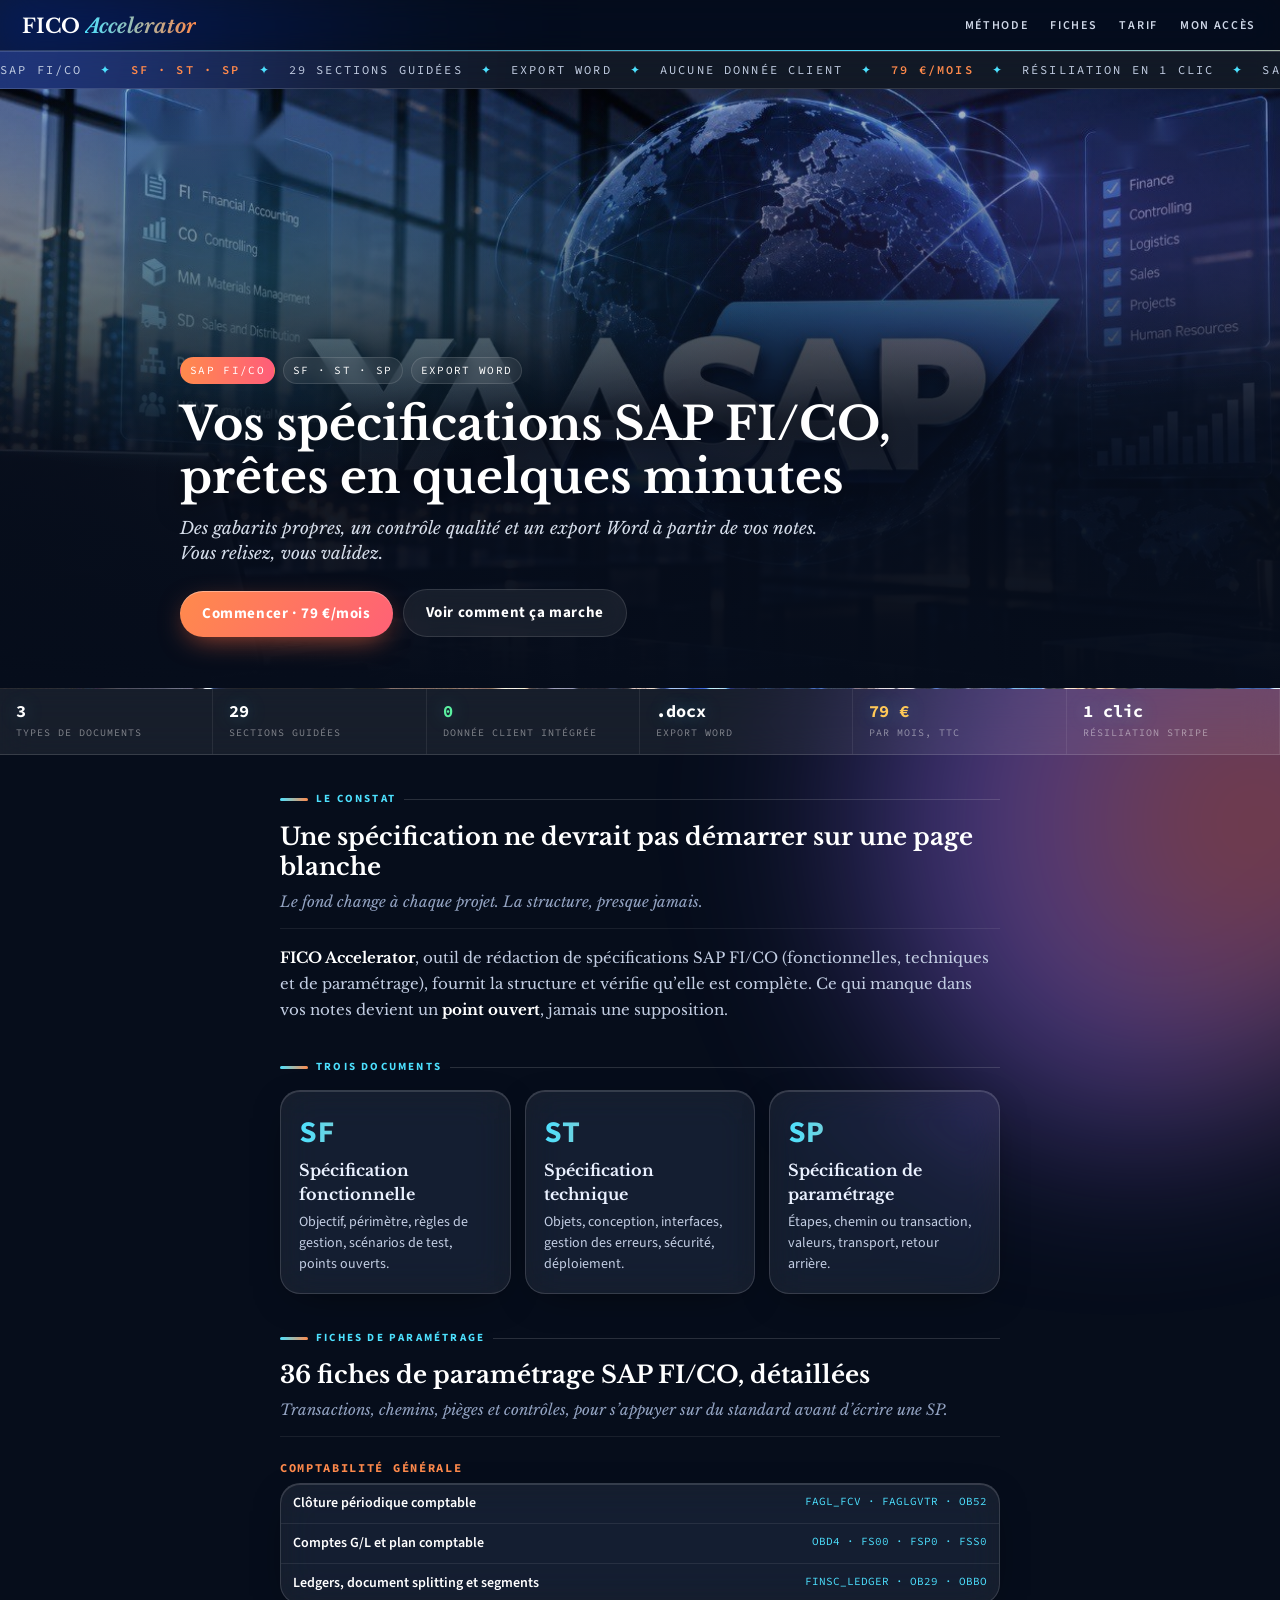
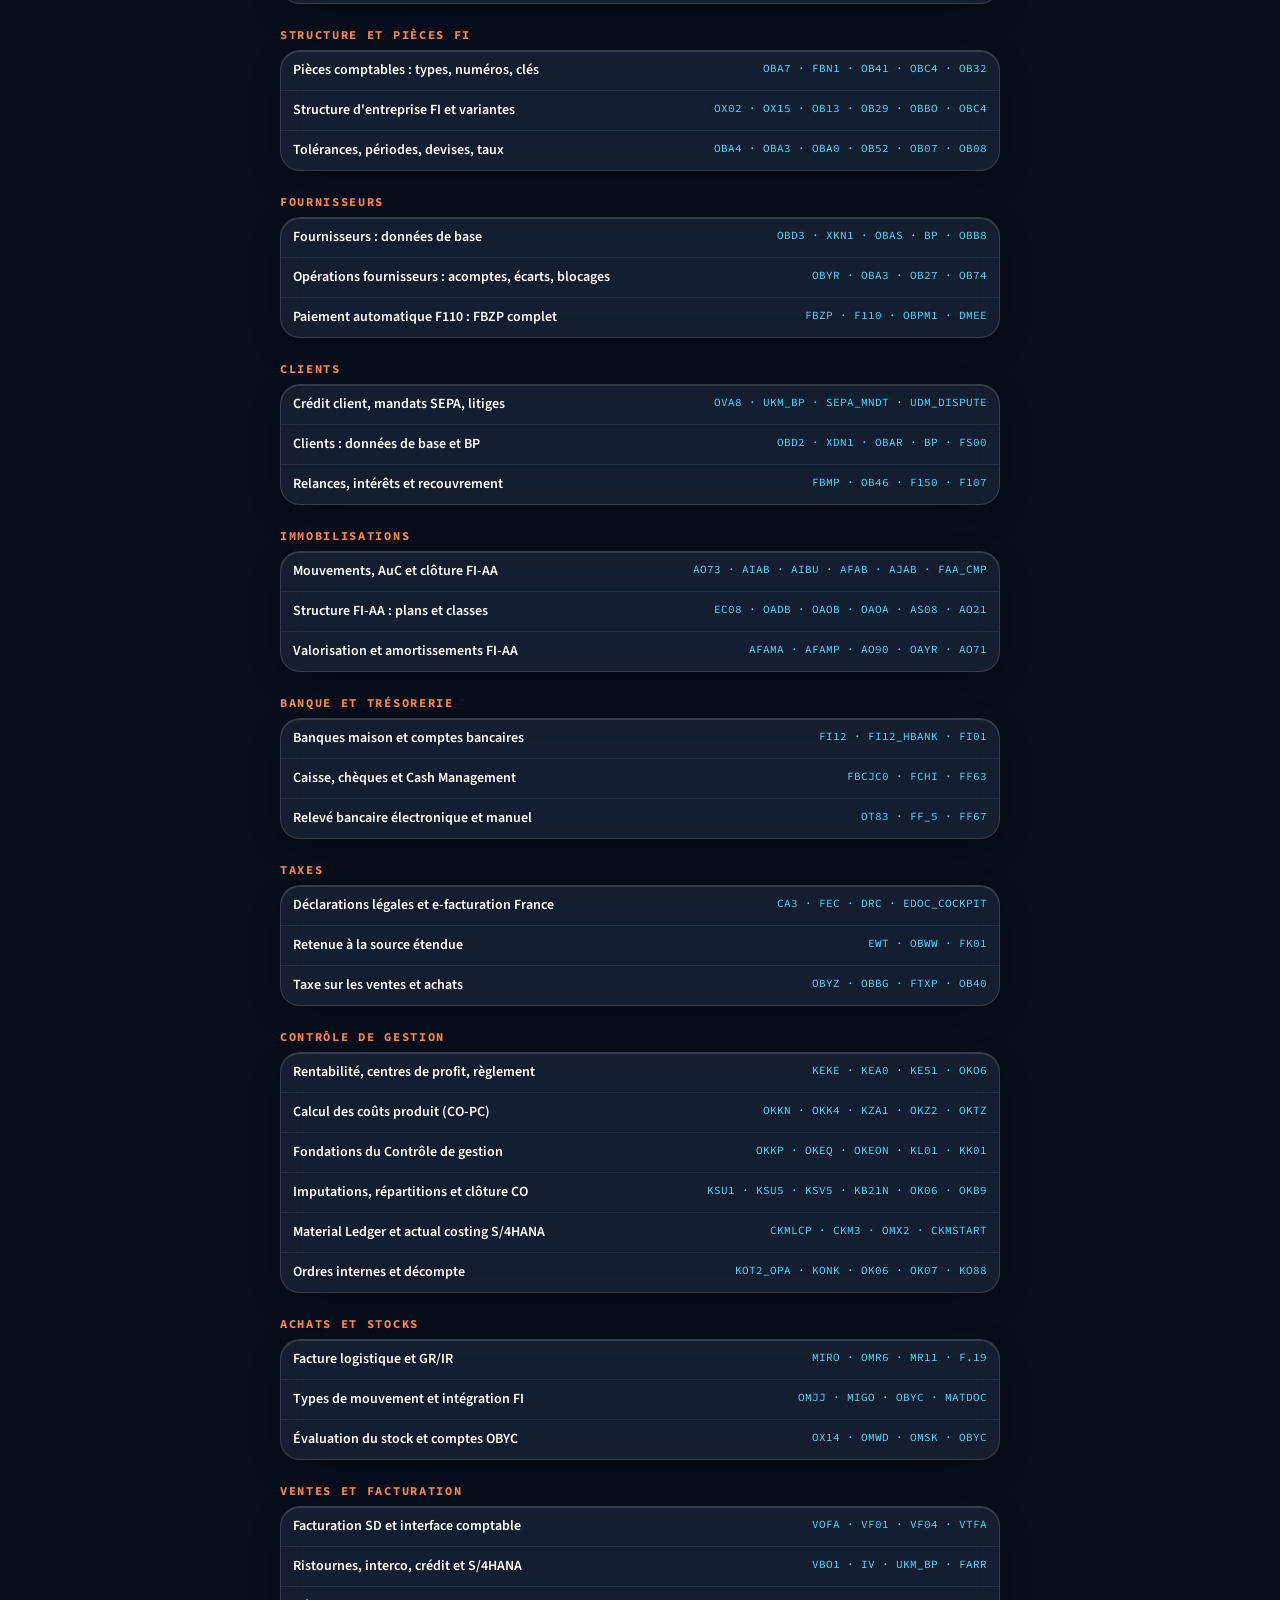
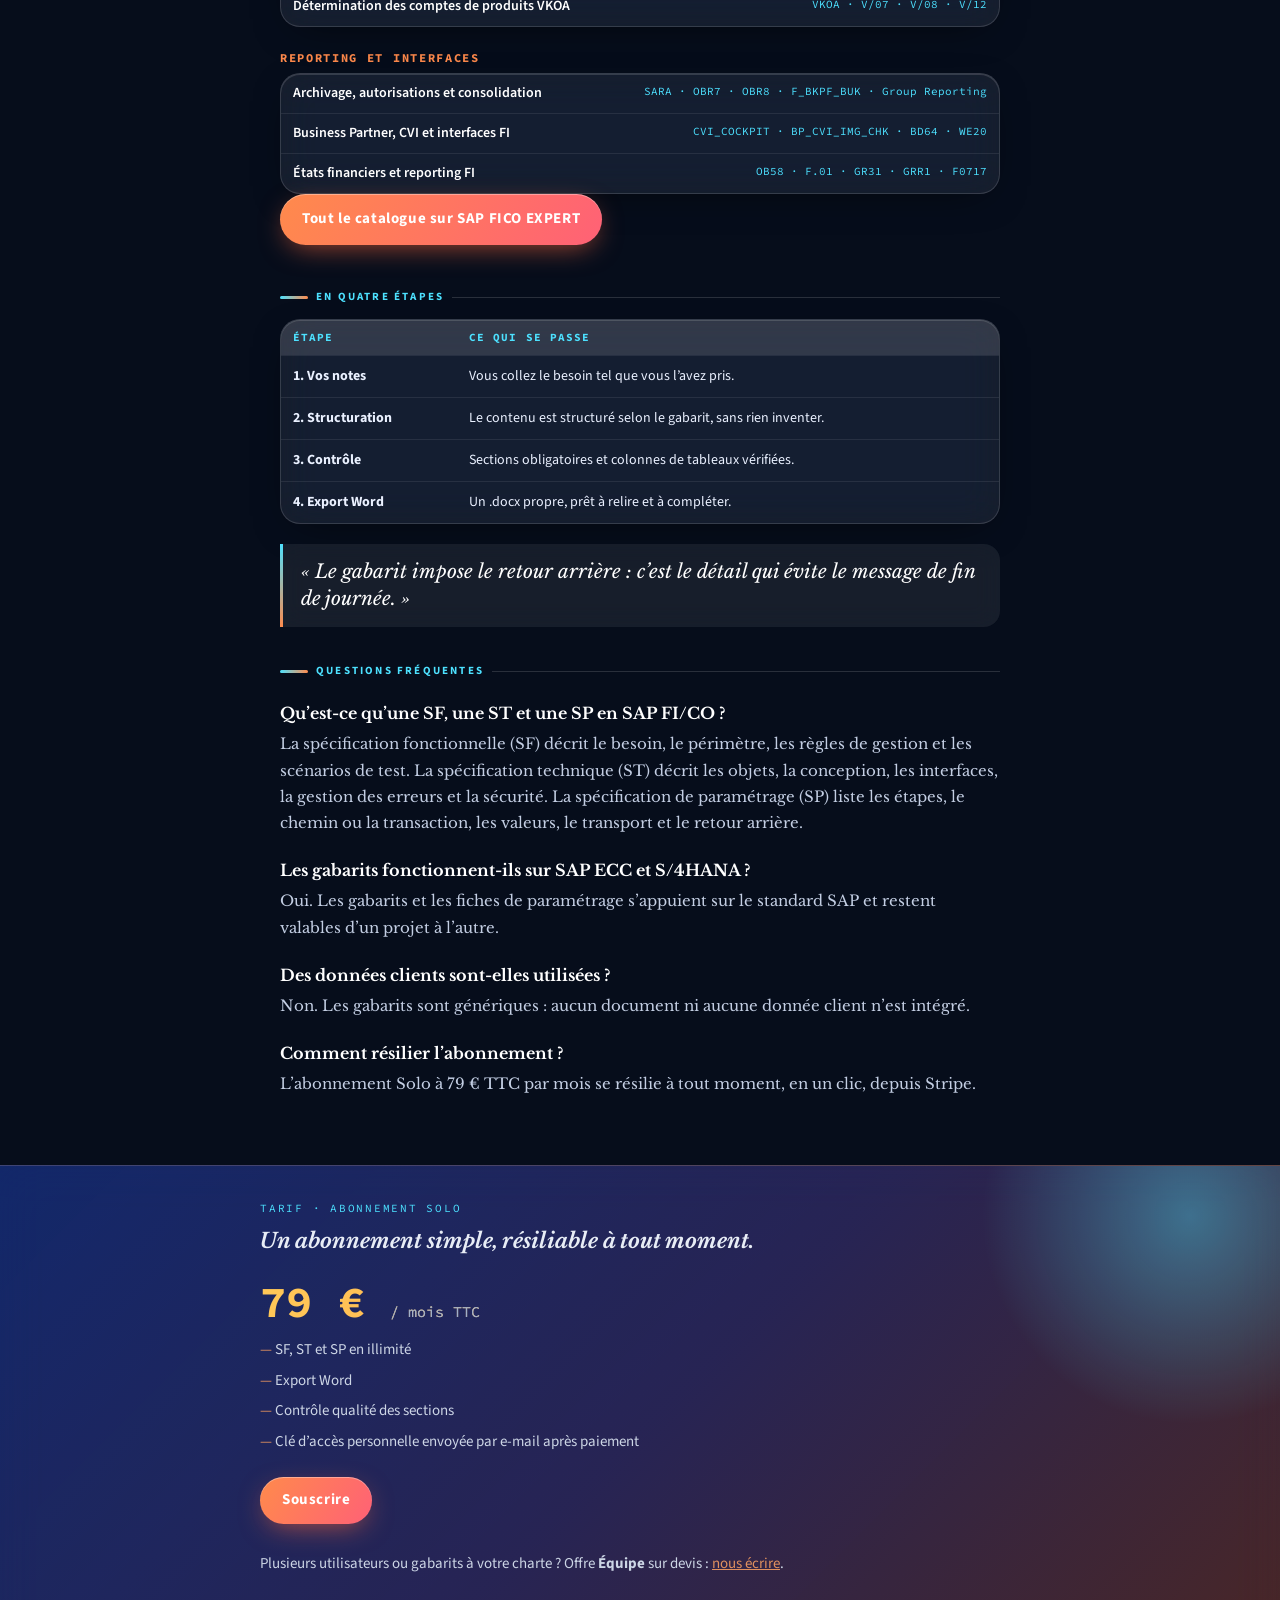
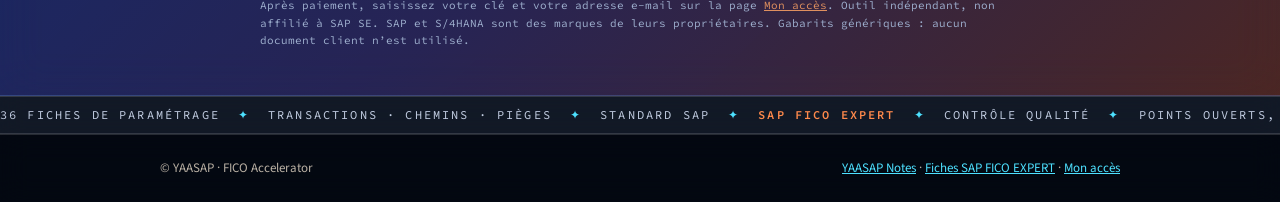
<file: site/index.html>
<!doctype html><html lang="fr"><head><meta charset="utf-8"><meta name="viewport" content="width=device-width,initial-scale=1">
<title>Spécifications SAP FI/CO (SF, ST, SP) et paramétrage | FICO Accelerator</title>
<meta name="description" content="Rédigez vos spécifications SAP FI/CO : gabarits SF, ST et SP, contrôle qualité, export Word et 36 fiches de paramétrage (G/L, fournisseurs, clients, immobilisations, taxes, CO). 79 €/mois.">
<meta name="robots" content="index,follow,max-image-preview:large,max-snippet:-1">
<meta name="keywords" content="spécification SAP FICO, SF ST SP SAP, paramétrage SAP FI CO, modèle spécification fonctionnelle SAP, spécification technique SAP, fiches SAP FICO, SAP S/4HANA finance">
<meta name="author" content="YAASAP"><meta name="theme-color" content="#060d1b">
<link rel="canonical" href="https://yaasap.github.io/YAASAP-fico-accelerator/">
<link rel="icon" href="data:image/svg+xml,%3Csvg xmlns='http://www.w3.org/2000/svg' viewBox='0 0 64 64'%3E%3Crect width='64' height='64' rx='14' fill='%23060d1b'/%3E%3Ctext x='32' y='43' font-family='Arial' font-weight='700' font-size='30' text-anchor='middle' fill='%234de1ff'%3EFA%3C/text%3E%3C/svg%3E">
<meta property="og:type" content="website"><meta property="og:locale" content="fr_FR"><meta property="og:site_name" content="FICO Accelerator">
<meta property="og:title" content="Spécifications SAP FI/CO (SF, ST, SP) et paramétrage | FICO Accelerator"><meta property="og:description" content="Rédigez vos spécifications SAP FI/CO : gabarits SF, ST et SP, contrôle qualité, export Word et 36 fiches de paramétrage (G/L, fournisseurs, clients, immobilisations, taxes, CO). 79 €/mois."><meta property="og:url" content="https://yaasap.github.io/YAASAP-fico-accelerator/">
<meta property="og:image" content="https://yaasap.github.io/YAASAP-fico-accelerator/hero.jpg"><meta property="og:image:width" content="1260"><meta property="og:image:height" content="691"><meta property="og:image:alt" content="FICO Accelerator : spécifications SAP FI/CO">
<meta name="twitter:card" content="summary_large_image"><meta name="twitter:title" content="Spécifications SAP FI/CO (SF, ST, SP) et paramétrage | FICO Accelerator"><meta name="twitter:description" content="Rédigez vos spécifications SAP FI/CO : gabarits SF, ST et SP, contrôle qualité, export Word et 36 fiches de paramétrage (G/L, fournisseurs, clients, immobilisations, taxes, CO). 79 €/mois."><meta name="twitter:image" content="https://yaasap.github.io/YAASAP-fico-accelerator/hero.jpg">
<script type="application/ld+json">[{"@context": "https://schema.org", "@type": "SoftwareApplication", "name": "FICO Accelerator", "applicationCategory": "BusinessApplication", "operatingSystem": "Web", "url": "https://yaasap.github.io/YAASAP-fico-accelerator/", "image": "https://yaasap.github.io/YAASAP-fico-accelerator/hero.jpg", "description": "Rédigez vos spécifications SAP FI/CO : gabarits SF, ST et SP, contrôle qualité, export Word et 36 fiches de paramétrage (G/L, fournisseurs, clients, immobilisations, taxes, CO). 79 €/mois.", "inLanguage": "fr", "offers": {"@type": "Offer", "price": "79", "priceCurrency": "EUR", "url": "https://yaasap.github.io/YAASAP-fico-accelerator/#tarif", "availability": "https://schema.org/InStock"}, "publisher": {"@id": "https://yaasap.github.io/YAASAP-fico-accelerator/#org"}}, {"@context": "https://schema.org", "@type": "Organization", "@id": "https://yaasap.github.io/YAASAP-fico-accelerator/#org", "name": "YAASAP", "url": "https://yaasap.github.io/SAP-FICO-EXPERT/catalogue.html", "email": "y.aouabed@hotmail.fr"}, {"@context": "https://schema.org", "@type": "WebSite", "name": "FICO Accelerator", "url": "https://yaasap.github.io/YAASAP-fico-accelerator/", "inLanguage": "fr"}, {"@context": "https://schema.org", "@type": "ItemList", "name": "Fiches de paramétrage SAP FI/CO", "itemListElement": [{"@type": "ListItem", "position": 1, "name": "Clôture périodique comptable", "url": "https://yaasap.github.io/SAP-FICO-EXPERT/cfg-gl-cloture.html"}, {"@type": "ListItem", "position": 2, "name": "Comptes G/L et plan comptable", "url": "https://yaasap.github.io/SAP-FICO-EXPERT/cfg-gl-comptes.html"}, {"@type": "ListItem", "position": 3, "name": "Ledgers, document splitting et segments", "url": "https://yaasap.github.io/SAP-FICO-EXPERT/cfg-gl-ledgers-splitting.html"}, {"@type": "ListItem", "position": 4, "name": "Pièces comptables : types, numéros, clés", "url": "https://yaasap.github.io/SAP-FICO-EXPERT/cfg-fi-pieces.html"}, {"@type": "ListItem", "position": 5, "name": "Structure d'entreprise FI et variantes", "url": "https://yaasap.github.io/SAP-FICO-EXPERT/cfg-fi-structure.html"}, {"@type": "ListItem", "position": 6, "name": "Tolérances, périodes, devises, taux", "url": "https://yaasap.github.io/SAP-FICO-EXPERT/cfg-fi-tolerances-devises.html"}, {"@type": "ListItem", "position": 7, "name": "Fournisseurs : données de base", "url": "https://yaasap.github.io/SAP-FICO-EXPERT/cfg-ap-donnees-base.html"}, {"@type": "ListItem", "position": 8, "name": "Opérations fournisseurs : acomptes, écarts, blocages", "url": "https://yaasap.github.io/SAP-FICO-EXPERT/cfg-ap-operations.html"}, {"@type": "ListItem", "position": 9, "name": "Paiement automatique F110 : FBZP complet", "url": "https://yaasap.github.io/SAP-FICO-EXPERT/cfg-ap-paiement-f110.html"}, {"@type": "ListItem", "position": 10, "name": "Crédit client, mandats SEPA, litiges", "url": "https://yaasap.github.io/SAP-FICO-EXPERT/cfg-ar-credit-sepa.html"}, {"@type": "ListItem", "position": 11, "name": "Clients : données de base et BP", "url": "https://yaasap.github.io/SAP-FICO-EXPERT/cfg-ar-donnees-base.html"}, {"@type": "ListItem", "position": 12, "name": "Relances, intérêts et recouvrement", "url": "https://yaasap.github.io/SAP-FICO-EXPERT/cfg-ar-relances-interets.html"}, {"@type": "ListItem", "position": 13, "name": "Mouvements, AuC et clôture FI-AA", "url": "https://yaasap.github.io/SAP-FICO-EXPERT/cfg-aa-mouvements-cloture.html"}, {"@type": "ListItem", "position": 14, "name": "Structure FI-AA : plans et classes", "url": "https://yaasap.github.io/SAP-FICO-EXPERT/cfg-aa-structure.html"}, {"@type": "ListItem", "position": 15, "name": "Valorisation et amortissements FI-AA", "url": "https://yaasap.github.io/SAP-FICO-EXPERT/cfg-aa-valorisation.html"}, {"@type": "ListItem", "position": 16, "name": "Banques maison et comptes bancaires", "url": "https://yaasap.github.io/SAP-FICO-EXPERT/cfg-banque-banques-maison.html"}, {"@type": "ListItem", "position": 17, "name": "Caisse, chèques et Cash Management", "url": "https://yaasap.github.io/SAP-FICO-EXPERT/cfg-banque-caisse-cash.html"}, {"@type": "ListItem", "position": 18, "name": "Relevé bancaire électronique et manuel", "url": "https://yaasap.github.io/SAP-FICO-EXPERT/cfg-banque-releve.html"}, {"@type": "ListItem", "position": 19, "name": "Déclarations légales et e-facturation France", "url": "https://yaasap.github.io/SAP-FICO-EXPERT/cfg-taxe-declarations-efacture.html"}, {"@type": "ListItem", "position": 20, "name": "Retenue à la source étendue", "url": "https://yaasap.github.io/SAP-FICO-EXPERT/cfg-taxe-retenue.html"}, {"@type": "ListItem", "position": 21, "name": "Taxe sur les ventes et achats", "url": "https://yaasap.github.io/SAP-FICO-EXPERT/cfg-taxe-tva.html"}, {"@type": "ListItem", "position": 22, "name": "Rentabilité, centres de profit, règlement", "url": "https://yaasap.github.io/SAP-FICO-EXPERT/cfg-co-copa-centres-profit.html"}, {"@type": "ListItem", "position": 23, "name": "Calcul des coûts produit (CO-PC)", "url": "https://yaasap.github.io/SAP-FICO-EXPERT/cfg-co-couts-produit.html"}, {"@type": "ListItem", "position": 24, "name": "Fondations du Contrôle de gestion", "url": "https://yaasap.github.io/SAP-FICO-EXPERT/cfg-co-fondations.html"}, {"@type": "ListItem", "position": 25, "name": "Imputations, répartitions et clôture CO", "url": "https://yaasap.github.io/SAP-FICO-EXPERT/cfg-co-imputations.html"}, {"@type": "ListItem", "position": 26, "name": "Material Ledger et actual costing S/4HANA", "url": "https://yaasap.github.io/SAP-FICO-EXPERT/cfg-co-material-ledger.html"}, {"@type": "ListItem", "position": 27, "name": "Ordres internes et décompte", "url": "https://yaasap.github.io/SAP-FICO-EXPERT/cfg-co-ordres-internes.html"}, {"@type": "ListItem", "position": 28, "name": "Facture logistique et GR/IR", "url": "https://yaasap.github.io/SAP-FICO-EXPERT/cfg-mmfi-miro-grir.html"}, {"@type": "ListItem", "position": 29, "name": "Types de mouvement et intégration FI", "url": "https://yaasap.github.io/SAP-FICO-EXPERT/cfg-mmfi-mouvements.html"}, {"@type": "ListItem", "position": 30, "name": "Évaluation du stock et comptes OBYC", "url": "https://yaasap.github.io/SAP-FICO-EXPERT/cfg-mmfi-valorisation-obyc.html"}, {"@type": "ListItem", "position": 31, "name": "Facturation SD et interface comptable", "url": "https://yaasap.github.io/SAP-FICO-EXPERT/cfg-sdfi-facturation.html"}, {"@type": "ListItem", "position": 32, "name": "Ristournes, interco, crédit et S/4HANA", "url": "https://yaasap.github.io/SAP-FICO-EXPERT/cfg-sdfi-ristournes-interco.html"}, {"@type": "ListItem", "position": 33, "name": "Détermination des comptes de produits VKOA", "url": "https://yaasap.github.io/SAP-FICO-EXPERT/cfg-sdfi-vkoa.html"}, {"@type": "ListItem", "position": 34, "name": "Archivage, autorisations et consolidation", "url": "https://yaasap.github.io/SAP-FICO-EXPERT/cfg-rep-archivage-autorisations-conso.html"}, {"@type": "ListItem", "position": 35, "name": "Business Partner, CVI et interfaces FI", "url": "https://yaasap.github.io/SAP-FICO-EXPERT/cfg-rep-bp-cvi-interfaces.html"}, {"@type": "ListItem", "position": 36, "name": "États financiers et reporting FI", "url": "https://yaasap.github.io/SAP-FICO-EXPERT/cfg-rep-etats-financiers.html"}]}, {"@context": "https://schema.org", "@type": "FAQPage", "mainEntity": [{"@type": "Question", "name": "Qu’est-ce qu’une SF, une ST et une SP en SAP FI/CO ?", "acceptedAnswer": {"@type": "Answer", "text": "La spécification fonctionnelle (SF) décrit le besoin, le périmètre, les règles de gestion et les scénarios de test. La spécification technique (ST) décrit les objets, la conception, les interfaces, la gestion des erreurs et la sécurité. La spécification de paramétrage (SP) liste les étapes, le chemin ou la transaction, les valeurs, le transport et le retour arrière."}}, {"@type": "Question", "name": "Les gabarits fonctionnent-ils sur SAP ECC et S/4HANA ?", "acceptedAnswer": {"@type": "Answer", "text": "Oui. Les gabarits et les fiches de paramétrage s’appuient sur le standard SAP et restent valables d’un projet à l’autre."}}, {"@type": "Question", "name": "Des données clients sont-elles utilisées ?", "acceptedAnswer": {"@type": "Answer", "text": "Non. Les gabarits sont génériques : aucun document ni aucune donnée client n’est intégré."}}, {"@type": "Question", "name": "Comment résilier l’abonnement ?", "acceptedAnswer": {"@type": "Answer", "text": "L’abonnement Solo à 79 € TTC par mois se résilie à tout moment, en un clic, depuis Stripe."}}]}]</script>
<link href="https://fonts.googleapis.com/css2?family=Libre+Baskerville:ital,wght@0,400;0,700;1,400&family=Source+Sans+3:wght@300;400;600;700&family=Source+Code+Pro:wght@400;600&display=swap" rel="stylesheet">
<style>
:root{--paper:#f9f6f0;--paper2:#f2ede4;--paper3:#e8e1d5;--ink:#1c1814;--ink2:#3a342c;--ink3:#6a5f52;--ink4:#9a8f82;--rule:rgba(0,0,0,.12);--rule2:rgba(0,0,0,.07);--accent:#8b3a1a;--space:#0b1a2e;--gold:#c8902a;--green:#1e5c32;--red:#b01c1c;
--serif:'Libre Baskerville',Georgia,serif;--sans:'Source Sans 3','Helvetica Neue',Arial,sans-serif;--mono:'Source Code Pro','Courier New',monospace}
*{box-sizing:border-box}html{scroll-behavior:smooth}
body{margin:0;background:var(--paper);color:var(--ink);font-family:var(--sans);line-height:1.5}
a{color:var(--accent)}
.masthead{background:var(--space);border-bottom:3px solid var(--accent);padding:11px 22px 9px;display:flex;align-items:center;justify-content:space-between;position:sticky;top:0;z-index:100}
.pub-name{font-family:var(--serif);font-size:20px;font-weight:700;color:#fff;text-decoration:none}
.pub-name em{font-style:italic;color:#e0905f}
.masthead nav{display:flex;gap:18px;align-items:center}
.masthead nav a{color:#cdd6e6;font-size:12px;letter-spacing:.14em;text-transform:uppercase;text-decoration:none;font-weight:600}
.masthead nav a:hover{color:#fff}
.hero{position:relative;min-height:600px;background:var(--space) url("hero.jpg") center/cover no-repeat;display:flex;align-items:flex-end}
.hero::before{content:'';position:absolute;inset:0;background:linear-gradient(180deg,rgba(11,26,46,.15) 0%,rgba(11,26,46,.35) 30%,rgba(11,26,46,.93) 68%,rgba(11,26,46,.97) 100%)}
.hero-in{position:relative;max-width:960px;margin:0 auto;width:100%;padding:0 20px 44px}
.eyebrow{display:flex;flex-wrap:wrap;gap:8px;margin-bottom:14px}
.tag{font-family:var(--mono);font-size:11px;letter-spacing:.12em;text-transform:uppercase;padding:4px 9px;background:rgba(255,255,255,.12);color:#fff;border:1px solid rgba(255,255,255,.22)}
.tag.ac{background:var(--accent);border-color:var(--accent)}
.hero h1{font-family:var(--serif);font-size:clamp(28px,5vw,46px);line-height:1.15;color:#fff;margin:0 0 12px;max-width:760px}
.hero .deck{font-family:var(--serif);font-style:italic;font-size:17px;color:#d6deeb;max-width:640px;margin:0 0 22px}
.btn{display:inline-block;background:var(--accent);color:#fff;padding:12px 22px;text-decoration:none;font-weight:700;font-size:15px;letter-spacing:.04em;border:0;cursor:pointer;font-family:var(--sans)}
.btn.alt{background:transparent;border:1px solid rgba(255,255,255,.5);margin-left:10px}
.btn[aria-disabled=true]{opacity:.5;pointer-events:none}
.kpi-strip{display:grid;grid-template-columns:repeat(6,1fr);background:var(--space)}
.kpi{padding:14px 0 14px 16px;border-right:1px solid rgba(255,255,255,.08)}
.kpi-v{font-family:var(--mono);font-size:17px;font-weight:700;line-height:1;display:block;color:#e0d8cc}
.kpi-v.up{color:#4ade80}.kpi-v.am{color:#fbbf24}
.kpi-l{font-family:var(--mono);font-size:10px;letter-spacing:.1em;text-transform:uppercase;color:rgba(255,255,255,.45);margin-top:5px;display:block}
.wrap{max-width:760px;margin:0 auto;padding:0 20px 20px}
.sec-rule{display:flex;align-items:center;gap:8px;margin:36px 0 14px}
.sec-rule::before{content:'';width:20px;height:2px;background:var(--accent);flex-shrink:0}
.sec-rule-txt{font-size:11px;font-weight:700;letter-spacing:.2em;text-transform:uppercase;color:var(--accent)}
.sec-rule::after{content:'';flex:1;height:1px;background:var(--rule)}
.lead-hl{font-family:var(--serif);font-size:24px;font-weight:700;line-height:1.25;margin:0 0 8px}
.lead-deck{font-family:var(--serif);font-size:15px;font-style:italic;color:var(--ink3);line-height:1.6;margin:0 0 16px;padding-bottom:14px;border-bottom:1px solid var(--rule2)}
.body-p{font-family:var(--serif);font-size:15px;color:var(--ink2);line-height:1.75;margin:0 0 12px}
.body-p strong{color:var(--ink)}
.cards{display:grid;gap:14px;grid-template-columns:repeat(auto-fit,minmax(210px,1fr));margin:8px 0 16px}
.card{background:#fff;border:1px solid var(--rule);padding:18px}
.card h3{font-family:var(--serif);font-size:16px;margin:0 0 6px}
.card p{font-size:14px;color:var(--ink2);margin:0}
.card .big{font-family:var(--mono);font-size:30px;font-weight:700;color:var(--accent);display:block;margin-bottom:4px}
.tbl{width:100%;border-collapse:collapse;font-size:14px;background:#fff;border:1px solid var(--rule)}
.tbl th{font-family:var(--mono);font-size:11px;letter-spacing:.1em;text-transform:uppercase;text-align:left;background:var(--paper2);padding:9px 12px}
.tbl td{padding:10px 12px;border-top:1px solid var(--rule2);vertical-align:top}
.pull{font-family:var(--serif);font-style:italic;font-size:19px;line-height:1.45;border-left:3px solid var(--accent);padding:4px 0 4px 16px;margin:20px 0;color:var(--ink)}
.verdict{background:var(--space);color:#e8edf6;margin:36px 0 0;padding:34px 20px}
.verdict .in{max-width:760px;margin:0 auto}
.v-tag{font-family:var(--mono);font-size:11px;letter-spacing:.16em;text-transform:uppercase;color:#e0905f;margin-bottom:10px;display:block}
.v-lead{font-family:var(--serif);font-style:italic;font-weight:700;font-size:21px;line-height:1.35;margin:0 0 14px}
.verdict ul{list-style:none;padding:0;margin:0 0 20px}
.verdict li{padding:4px 0;font-size:15px;color:#cdd6e6}
.verdict li::before{content:'— ';color:#e0905f}
.price{font-family:var(--mono);font-size:44px;font-weight:700;color:#fbbf24;margin:0}
.price small{font-size:15px;color:#9fb0ca;font-weight:400}
.disc{font-family:var(--mono);font-size:11px;color:#8d9bb5;line-height:1.6;margin-top:22px}
footer{background:var(--ink);color:#b9b0a3;padding:24px 20px;font-size:13px}
footer .in{max-width:960px;margin:0 auto;display:flex;flex-wrap:wrap;gap:16px;justify-content:space-between}
footer a{color:#e0905f}
form label{display:block;font-size:13px;font-weight:700;margin-top:6px}
input{width:100%;padding:11px;border:1px solid var(--rule);background:#fff;color:var(--ink);font-size:16px;margin:4px 0 12px;font-family:var(--sans)}
.ok{color:var(--green);font-weight:700}.ko{color:var(--red);font-weight:700}
@media(max-width:720px){.kpi-strip{grid-template-columns:repeat(2,1fr)}.hero{min-height:440px}.btn.alt{margin:10px 0 0}.masthead nav a:not(.keep){display:none}}
.fg{font-family:var(--mono);font-size:12px;letter-spacing:.14em;text-transform:uppercase;color:var(--accent);margin:22px 0 6px}.fl{list-style:none;padding:0;margin:0;background:#fff;border:1px solid var(--rule)}.fl li{padding:9px 12px;border-top:1px solid var(--rule2);display:flex;flex-wrap:wrap;gap:4px 12px;justify-content:space-between;font-size:14px}.fl li:first-child{border-top:0}.fl a{font-weight:600}.fl span{font-family:var(--mono);font-size:11px;color:var(--ink3)}
/* ===== Thème liquid / futuriste ===== */
:root{--paper:#060d1b;--paper2:rgba(255,255,255,.06);--ink:#eaf1ff;--ink2:#c3cee3;--ink3:#93a3c2;--rule:rgba(255,255,255,.14);--rule2:rgba(255,255,255,.08);--accent:#ff8a4c;--cy:#4de1ff;--vi:#8b6bff;--glass:rgba(255,255,255,.07);--glass2:rgba(255,255,255,.12)}
body{background:var(--paper);color:var(--ink);position:relative;overflow-x:hidden}
body::before,body::after{content:'';position:fixed;z-index:-1;width:60vmax;height:60vmax;border-radius:42% 58% 63% 37%/45% 38% 62% 55%;filter:blur(90px);opacity:.5;pointer-events:none;animation:blob 22s ease-in-out infinite alternate}
body::before{left:-20vmax;top:-15vmax;background:radial-gradient(circle at 30% 30%,#2b5cff,transparent 65%)}
body::after{right:-22vmax;bottom:-18vmax;background:radial-gradient(circle at 60% 60%,#ff6a3d,#8b6bff 45%,transparent 70%);animation-duration:28s;animation-direction:alternate-reverse}
@keyframes blob{0%{transform:translate(0,0) rotate(0) scale(1);border-radius:42% 58% 63% 37%/45% 38% 62% 55%}50%{transform:translate(8vmax,6vmax) rotate(90deg) scale(1.1);border-radius:60% 40% 35% 65%/55% 60% 40% 45%}100%{transform:translate(-4vmax,10vmax) rotate(200deg) scale(.95);border-radius:38% 62% 50% 50%/60% 35% 65% 40%}}
a{color:var(--cy)}
.masthead{background:rgba(6,13,27,.55);backdrop-filter:blur(18px) saturate(160%);-webkit-backdrop-filter:blur(18px) saturate(160%);border-bottom:1px solid var(--rule)}
.masthead::after{content:'';position:absolute;left:0;right:0;bottom:-1px;height:1px;background:linear-gradient(90deg,transparent,var(--cy),var(--accent),transparent);background-size:200% 100%;animation:slide 6s linear infinite}
@keyframes slide{to{background-position:-200% 0}}
.pub-name em{background:linear-gradient(90deg,var(--cy),var(--accent));-webkit-background-clip:text;background-clip:text;color:transparent}
.masthead nav a{position:relative;padding:6px 2px}
.masthead nav a::after{content:'';position:absolute;left:0;right:0;bottom:0;height:2px;background:linear-gradient(90deg,var(--cy),var(--accent));transform:scaleX(0);transform-origin:left;transition:transform .35s}
.masthead nav a:hover::after{transform:scaleX(1)}
.hero{background-attachment:scroll;border-bottom:1px solid var(--rule)}
.hero::before{background:linear-gradient(180deg,rgba(6,13,27,.1) 0%,rgba(6,13,27,.35) 35%,rgba(6,13,27,.9) 78%,#060d1b 100%)}
.hero::after{content:'';position:absolute;inset:0;background:radial-gradient(60% 50% at 20% 30%,rgba(77,225,255,.18),transparent 70%),radial-gradient(50% 45% at 85% 20%,rgba(139,107,255,.22),transparent 70%);animation:glow 9s ease-in-out infinite alternate;pointer-events:none}
@keyframes glow{to{opacity:.45;transform:scale(1.06)}}
.hero-in{z-index:1}
.hero h1{background:linear-gradient(100deg,#fff 30%,var(--cy) 60%,var(--accent));background-size:200% 100%;-webkit-background-clip:text;background-clip:text;color:transparent;animation:slide 8s linear infinite}
.tag{backdrop-filter:blur(10px);background:var(--glass);border-radius:999px;border-color:var(--glass2)}
.tag.ac{background:linear-gradient(90deg,var(--accent),#ff5d7a);border-color:transparent}
.btn{position:relative;overflow:hidden;border-radius:999px;background:linear-gradient(120deg,var(--accent),#ff5d7a 55%,var(--vi));background-size:200% 200%;box-shadow:0 8px 28px -8px rgba(255,106,61,.7),inset 0 1px 0 rgba(255,255,255,.35);transition:transform .25s,box-shadow .25s,background-position .6s;animation:slide 5s linear infinite}
.btn:hover{transform:translateY(-3px) scale(1.03);box-shadow:0 14px 38px -8px rgba(255,106,61,.85),0 0 0 4px rgba(255,138,76,.18);background-position:100% 0}
.btn:active{transform:translateY(0) scale(.98)}
.btn::before{content:'';position:absolute;top:0;left:-80%;width:50%;height:100%;background:linear-gradient(100deg,transparent,rgba(255,255,255,.55),transparent);transform:skewX(-20deg);transition:left .7s}
.btn:hover::before{left:130%}
.btn.alt{background:var(--glass);backdrop-filter:blur(14px);border:1px solid var(--glass2);box-shadow:none;animation:none}
.btn.alt:hover{border-color:var(--cy);box-shadow:0 0 28px -4px rgba(77,225,255,.6)}
.rip{position:absolute;border-radius:50%;background:rgba(255,255,255,.5);transform:scale(0);animation:rip .6s ease-out forwards;pointer-events:none}
@keyframes rip{to{transform:scale(1);opacity:0}}
.ticker{overflow:hidden;white-space:nowrap;background:rgba(255,255,255,.05);backdrop-filter:blur(12px);border-block:1px solid var(--rule);font-family:var(--mono);font-size:12px;letter-spacing:.18em;text-transform:uppercase;color:var(--ink2);padding:9px 0}
.ticker .tk{display:inline-block;animation:marq 38s linear infinite}
.ticker.rev .tk{animation-direction:reverse;animation-duration:46s}
.ticker i{font-style:normal;color:var(--cy);margin:0 18px}.ticker b{color:var(--accent);font-weight:600}
.ticker:hover .tk{animation-play-state:paused}
@keyframes marq{to{transform:translateX(-50%)}}
.kpi-strip{background:var(--glass);backdrop-filter:blur(16px);border-bottom:1px solid var(--rule)}
.kpi{border-right-color:var(--rule2);transition:background .3s}
.kpi:hover{background:var(--glass2)}
.kpi-v{color:#fff;text-shadow:0 0 18px rgba(77,225,255,.35)}
.kpi-v.up{color:#5bf0a0}.kpi-v.am{color:#ffc857}
.sec-rule::before{background:linear-gradient(90deg,var(--cy),var(--accent));height:3px;border-radius:2px;width:28px}
.sec-rule-txt{color:var(--cy)}
.lead-hl{color:#fff}.lead-deck{color:var(--ink3)}.body-p,.body-p strong{color:var(--ink2)}.body-p strong{color:#fff}
.card,.tbl,.fl{background:var(--glass);backdrop-filter:blur(18px) saturate(150%);-webkit-backdrop-filter:blur(18px) saturate(150%);border:1px solid var(--rule);border-radius:20px;box-shadow:0 10px 40px -18px rgba(0,0,0,.7),inset 0 1px 0 rgba(255,255,255,.14)}
.tbl{border-collapse:separate;border-spacing:0;overflow:hidden}
.tbl th{background:var(--glass2);color:var(--cy)}
.tbl td{border-top-color:var(--rule2)}
.card{position:relative;overflow:hidden;transition:transform .35s,border-color .35s,box-shadow .35s}
.card::before{content:'';position:absolute;inset:0;background:radial-gradient(240px circle at var(--mx,50%) var(--my,0%),rgba(77,225,255,.22),transparent 70%);opacity:0;transition:opacity .3s;pointer-events:none}
.card:hover{transform:translateY(-6px);border-color:rgba(77,225,255,.5);box-shadow:0 22px 50px -18px rgba(77,225,255,.4)}
.card:hover::before{opacity:1}
.card .big{background:linear-gradient(90deg,var(--cy),var(--accent));-webkit-background-clip:text;background-clip:text;color:transparent}
.card p{color:var(--ink2)}
.fl{overflow:hidden}.fl li{transition:background .25s,padding-left .25s}.fl li:hover{background:var(--glass2);padding-left:20px}
.fl a{color:#fff}.fl span{color:var(--cy)}
.fg{color:var(--accent)}
.pull{border-left:3px solid;border-image:linear-gradient(180deg,var(--cy),var(--accent)) 1;color:#fff;background:var(--glass);backdrop-filter:blur(12px);padding:14px 18px;border-radius:0 16px 16px 0}
.verdict{position:relative;overflow:hidden;background:linear-gradient(135deg,rgba(43,92,255,.35),rgba(139,107,255,.25) 50%,rgba(255,106,61,.28));backdrop-filter:blur(22px);border-block:1px solid var(--rule)}
.verdict::before{content:'';position:absolute;width:420px;height:420px;right:-120px;top:-160px;border-radius:50%;background:radial-gradient(circle,rgba(77,225,255,.4),transparent 70%);animation:blob 18s ease-in-out infinite alternate}
.verdict .in{position:relative}
.price{background:linear-gradient(90deg,#ffc857,var(--accent));-webkit-background-clip:text;background-clip:text;color:transparent}
.v-tag{color:var(--cy)}
.disc{color:#9fb0cf}
footer{background:rgba(0,0,0,.35);backdrop-filter:blur(14px);border-top:1px solid var(--rule)}
footer a{color:var(--cy)}
input{background:var(--glass);border:1px solid var(--rule);color:#fff;border-radius:14px;backdrop-filter:blur(10px);transition:border-color .25s,box-shadow .25s}
input:focus{outline:0;border-color:var(--cy);box-shadow:0 0 0 4px rgba(77,225,255,.18)}
.ok{color:#5bf0a0}.ko{color:#ff7a7a}
.js .rv{opacity:0;transform:translateY(28px);transition:opacity .8s,transform .8s cubic-bezier(.2,.8,.2,1)}
.js .rv.in{opacity:1;transform:none}
@media(prefers-reduced-motion:reduce){*,*::before,*::after{animation:none!important;transition:none!important}.js .rv{opacity:1;transform:none}}
.hero::before{background:linear-gradient(180deg,rgba(6,13,27,.25) 0%,rgba(6,13,27,.55) 28%,rgba(6,13,27,.9) 55%,#060d1b 100%)}
.hero h1{background:none;-webkit-background-clip:initial;background-clip:initial;color:#fff;animation:none;text-shadow:0 2px 24px rgba(0,0,0,.6)}
.fl a,.fl a:hover{text-decoration:none}.fl a:hover{color:var(--cy)}
</style></head><body>
<header class="masthead"><a class="pub-name" href="index.html">FICO <em>Accelerator</em></a>
<nav><a href="#methode">Méthode</a><a href="#parametrage">Fiches</a><a href="#tarif">Tarif</a><a class="keep" href="acces.html">Mon accès</a></nav></header>
<div class="ticker "><div class="tk"><span>SAP FI/CO<i>✦</i><b>SF · ST · SP</b><i>✦</i>29 sections guidées<i>✦</i>Export Word<i>✦</i>Aucune donnée client<i>✦</i><b>79 €/mois</b><i>✦</i>Résiliation en 1 clic<i>✦</i></span><span>SAP FI/CO<i>✦</i><b>SF · ST · SP</b><i>✦</i>29 sections guidées<i>✦</i>Export Word<i>✦</i>Aucune donnée client<i>✦</i><b>79 €/mois</b><i>✦</i>Résiliation en 1 clic<i>✦</i></span><span>SAP FI/CO<i>✦</i><b>SF · ST · SP</b><i>✦</i>29 sections guidées<i>✦</i>Export Word<i>✦</i>Aucune donnée client<i>✦</i><b>79 €/mois</b><i>✦</i>Résiliation en 1 clic<i>✦</i></span><span>SAP FI/CO<i>✦</i><b>SF · ST · SP</b><i>✦</i>29 sections guidées<i>✦</i>Export Word<i>✦</i>Aucune donnée client<i>✦</i><b>79 €/mois</b><i>✦</i>Résiliation en 1 clic<i>✦</i></span></div></div>

<section class="hero"><div class="hero-in">
<div class="eyebrow"><span class="tag ac">SAP FI/CO</span><span class="tag">SF · ST · SP</span><span class="tag">Export Word</span></div>
<h1>Vos spécifications SAP FI/CO, prêtes en quelques minutes</h1>
<p class="deck">Des gabarits propres, un contrôle qualité et un export Word à partir de vos notes. Vous relisez, vous validez.</p>
<a id="cta" class="btn" href="#tarif">Commencer · 79 €/mois</a><a class="btn alt" href="#methode">Voir comment ça marche</a>
</div></section>

<div class="kpi-strip">
<div class="kpi"><span class="kpi-v">3</span><span class="kpi-l">Types de documents</span></div>
<div class="kpi"><span class="kpi-v">29</span><span class="kpi-l">Sections guidées</span></div>
<div class="kpi"><span class="kpi-v up">0</span><span class="kpi-l">Donnée client intégrée</span></div>
<div class="kpi"><span class="kpi-v">.docx</span><span class="kpi-l">Export Word</span></div>
<div class="kpi"><span class="kpi-v am">79 €</span><span class="kpi-l">Par mois, TTC</span></div>
<div class="kpi"><span class="kpi-v">1 clic</span><span class="kpi-l">Résiliation Stripe</span></div>
</div>

<main class="wrap">
<div class="sec-rule" id="methode"><span class="sec-rule-txt">Le constat</span></div>
<h2 class="lead-hl">Une spécification ne devrait pas démarrer sur une page blanche</h2>
<p class="lead-deck">Le fond change à chaque projet. La structure, presque jamais.</p>
<p class="body-p"><strong>FICO Accelerator</strong>, outil de rédaction de spécifications SAP FI/CO (fonctionnelles, techniques et de paramétrage), fournit la structure et vérifie qu’elle est complète. Ce qui manque dans vos notes devient un <strong>point ouvert</strong>, jamais une supposition.</p>

<div class="sec-rule"><span class="sec-rule-txt">Trois documents</span></div>
<div class="cards">
<div class="card"><span class="big">SF</span><h3>Spécification fonctionnelle</h3><p>Objectif, périmètre, règles de gestion, scénarios de test, points ouverts.</p></div>
<div class="card"><span class="big">ST</span><h3>Spécification technique</h3><p>Objets, conception, interfaces, gestion des erreurs, sécurité, déploiement.</p></div>
<div class="card"><span class="big">SP</span><h3>Spécification de paramétrage</h3><p>Étapes, chemin ou transaction, valeurs, transport, retour arrière.</p></div>
</div>

<div class="sec-rule" id="parametrage"><span class="sec-rule-txt">Fiches de paramétrage</span></div>
<h2 class="lead-hl">36 fiches de paramétrage SAP FI/CO, détaillées</h2>
<p class="lead-deck">Transactions, chemins, pièges et contrôles, pour s’appuyer sur du standard avant d’écrire une SP.</p>
<h3 class="fg">Comptabilité générale</h3><ul class="fl"><li><a href="https://yaasap.github.io/SAP-FICO-EXPERT/cfg-gl-cloture.html" rel="noopener">Clôture périodique comptable</a><span>FAGL_FCV · FAGLGVTR · OB52</span></li><li><a href="https://yaasap.github.io/SAP-FICO-EXPERT/cfg-gl-comptes.html" rel="noopener">Comptes G/L et plan comptable</a><span>OBD4 · FS00 · FSP0 · FSS0</span></li><li><a href="https://yaasap.github.io/SAP-FICO-EXPERT/cfg-gl-ledgers-splitting.html" rel="noopener">Ledgers, document splitting et segments</a><span>FINSC_LEDGER · OB29 · OBBO</span></li></ul>
<h3 class="fg">Structure et pièces FI</h3><ul class="fl"><li><a href="https://yaasap.github.io/SAP-FICO-EXPERT/cfg-fi-pieces.html" rel="noopener">Pièces comptables : types, numéros, clés</a><span>OBA7 · FBN1 · OB41 · OBC4 · OB32</span></li><li><a href="https://yaasap.github.io/SAP-FICO-EXPERT/cfg-fi-structure.html" rel="noopener">Structure d&#x27;entreprise FI et variantes</a><span>OX02 · OX15 · OB13 · OB29 · OBBO · OBC4</span></li><li><a href="https://yaasap.github.io/SAP-FICO-EXPERT/cfg-fi-tolerances-devises.html" rel="noopener">Tolérances, périodes, devises, taux</a><span>OBA4 · OBA3 · OBA0 · OB52 · OB07 · OB08</span></li></ul>
<h3 class="fg">Fournisseurs</h3><ul class="fl"><li><a href="https://yaasap.github.io/SAP-FICO-EXPERT/cfg-ap-donnees-base.html" rel="noopener">Fournisseurs : données de base</a><span>OBD3 · XKN1 · OBAS · BP · OBB8</span></li><li><a href="https://yaasap.github.io/SAP-FICO-EXPERT/cfg-ap-operations.html" rel="noopener">Opérations fournisseurs : acomptes, écarts, blocages</a><span>OBYR · OBA3 · OB27 · OB74</span></li><li><a href="https://yaasap.github.io/SAP-FICO-EXPERT/cfg-ap-paiement-f110.html" rel="noopener">Paiement automatique F110 : FBZP complet</a><span>FBZP · F110 · OBPM1 · DMEE</span></li></ul>
<h3 class="fg">Clients</h3><ul class="fl"><li><a href="https://yaasap.github.io/SAP-FICO-EXPERT/cfg-ar-credit-sepa.html" rel="noopener">Crédit client, mandats SEPA, litiges</a><span>OVA8 · UKM_BP · SEPA_MNDT · UDM_DISPUTE</span></li><li><a href="https://yaasap.github.io/SAP-FICO-EXPERT/cfg-ar-donnees-base.html" rel="noopener">Clients : données de base et BP</a><span>OBD2 · XDN1 · OBAR · BP · FS00</span></li><li><a href="https://yaasap.github.io/SAP-FICO-EXPERT/cfg-ar-relances-interets.html" rel="noopener">Relances, intérêts et recouvrement</a><span>FBMP · OB46 · F150 · F107</span></li></ul>
<h3 class="fg">Immobilisations</h3><ul class="fl"><li><a href="https://yaasap.github.io/SAP-FICO-EXPERT/cfg-aa-mouvements-cloture.html" rel="noopener">Mouvements, AuC et clôture FI-AA</a><span>AO73 · AIAB · AIBU · AFAB · AJAB · FAA_CMP</span></li><li><a href="https://yaasap.github.io/SAP-FICO-EXPERT/cfg-aa-structure.html" rel="noopener">Structure FI-AA : plans et classes</a><span>EC08 · OADB · OAOB · OAOA · AS08 · AO21</span></li><li><a href="https://yaasap.github.io/SAP-FICO-EXPERT/cfg-aa-valorisation.html" rel="noopener">Valorisation et amortissements FI-AA</a><span>AFAMA · AFAMP · AO90 · OAYR · AO71</span></li></ul>
<h3 class="fg">Banque et trésorerie</h3><ul class="fl"><li><a href="https://yaasap.github.io/SAP-FICO-EXPERT/cfg-banque-banques-maison.html" rel="noopener">Banques maison et comptes bancaires</a><span>FI12 · FI12_HBANK · FI01</span></li><li><a href="https://yaasap.github.io/SAP-FICO-EXPERT/cfg-banque-caisse-cash.html" rel="noopener">Caisse, chèques et Cash Management</a><span>FBCJC0 · FCHI · FF63</span></li><li><a href="https://yaasap.github.io/SAP-FICO-EXPERT/cfg-banque-releve.html" rel="noopener">Relevé bancaire électronique et manuel</a><span>OT83 · FF_5 · FF67</span></li></ul>
<h3 class="fg">Taxes</h3><ul class="fl"><li><a href="https://yaasap.github.io/SAP-FICO-EXPERT/cfg-taxe-declarations-efacture.html" rel="noopener">Déclarations légales et e-facturation France</a><span>CA3 · FEC · DRC · EDOC_COCKPIT</span></li><li><a href="https://yaasap.github.io/SAP-FICO-EXPERT/cfg-taxe-retenue.html" rel="noopener">Retenue à la source étendue</a><span>EWT · OBWW · FK01</span></li><li><a href="https://yaasap.github.io/SAP-FICO-EXPERT/cfg-taxe-tva.html" rel="noopener">Taxe sur les ventes et achats</a><span>OBYZ · OBBG · FTXP · OB40</span></li></ul>
<h3 class="fg">Contrôle de gestion</h3><ul class="fl"><li><a href="https://yaasap.github.io/SAP-FICO-EXPERT/cfg-co-copa-centres-profit.html" rel="noopener">Rentabilité, centres de profit, règlement</a><span>KEKE · KEA0 · KE51 · OKO6</span></li><li><a href="https://yaasap.github.io/SAP-FICO-EXPERT/cfg-co-couts-produit.html" rel="noopener">Calcul des coûts produit (CO-PC)</a><span>OKKN · OKK4 · KZA1 · OKZ2 · OKTZ</span></li><li><a href="https://yaasap.github.io/SAP-FICO-EXPERT/cfg-co-fondations.html" rel="noopener">Fondations du Contrôle de gestion</a><span>OKKP · OKEQ · OKEON · KL01 · KK01</span></li><li><a href="https://yaasap.github.io/SAP-FICO-EXPERT/cfg-co-imputations.html" rel="noopener">Imputations, répartitions et clôture CO</a><span>KSU1 · KSU5 · KSV5 · KB21N · OK06 · OKB9</span></li><li><a href="https://yaasap.github.io/SAP-FICO-EXPERT/cfg-co-material-ledger.html" rel="noopener">Material Ledger et actual costing S/4HANA</a><span>CKMLCP · CKM3 · OMX2 · CKMSTART</span></li><li><a href="https://yaasap.github.io/SAP-FICO-EXPERT/cfg-co-ordres-internes.html" rel="noopener">Ordres internes et décompte</a><span>KOT2_OPA · KONK · OK06 · OK07 · KO88</span></li></ul>
<h3 class="fg">Achats et stocks</h3><ul class="fl"><li><a href="https://yaasap.github.io/SAP-FICO-EXPERT/cfg-mmfi-miro-grir.html" rel="noopener">Facture logistique et GR/IR</a><span>MIRO · OMR6 · MR11 · F.19</span></li><li><a href="https://yaasap.github.io/SAP-FICO-EXPERT/cfg-mmfi-mouvements.html" rel="noopener">Types de mouvement et intégration FI</a><span>OMJJ · MIGO · OBYC · MATDOC</span></li><li><a href="https://yaasap.github.io/SAP-FICO-EXPERT/cfg-mmfi-valorisation-obyc.html" rel="noopener">Évaluation du stock et comptes OBYC</a><span>OX14 · OMWD · OMSK · OBYC</span></li></ul>
<h3 class="fg">Ventes et facturation</h3><ul class="fl"><li><a href="https://yaasap.github.io/SAP-FICO-EXPERT/cfg-sdfi-facturation.html" rel="noopener">Facturation SD et interface comptable</a><span>VOFA · VF01 · VF04 · VTFA</span></li><li><a href="https://yaasap.github.io/SAP-FICO-EXPERT/cfg-sdfi-ristournes-interco.html" rel="noopener">Ristournes, interco, crédit et S/4HANA</a><span>VBO1 · IV · UKM_BP · FARR</span></li><li><a href="https://yaasap.github.io/SAP-FICO-EXPERT/cfg-sdfi-vkoa.html" rel="noopener">Détermination des comptes de produits VKOA</a><span>VKOA · V/07 · V/08 · V/12</span></li></ul>
<h3 class="fg">Reporting et interfaces</h3><ul class="fl"><li><a href="https://yaasap.github.io/SAP-FICO-EXPERT/cfg-rep-archivage-autorisations-conso.html" rel="noopener">Archivage, autorisations et consolidation</a><span>SARA · OBR7 · OBR8 · F_BKPF_BUK · Group Reporting</span></li><li><a href="https://yaasap.github.io/SAP-FICO-EXPERT/cfg-rep-bp-cvi-interfaces.html" rel="noopener">Business Partner, CVI et interfaces FI</a><span>CVI_COCKPIT · BP_CVI_IMG_CHK · BD64 · WE20</span></li><li><a href="https://yaasap.github.io/SAP-FICO-EXPERT/cfg-rep-etats-financiers.html" rel="noopener">États financiers et reporting FI</a><span>OB58 · F.01 · GR31 · GRR1 · F0717</span></li></ul>
<p class="body-p"><a class="btn" href="https://yaasap.github.io/SAP-FICO-EXPERT/catalogue.html" rel="noopener">Tout le catalogue sur SAP FICO EXPERT</a></p>

<div class="sec-rule"><span class="sec-rule-txt">En quatre étapes</span></div>
<table class="tbl"><tr><th>Étape</th><th>Ce qui se passe</th></tr>
<tr><td><b>1. Vos notes</b></td><td>Vous collez le besoin tel que vous l’avez pris.</td></tr>
<tr><td><b>2. Structuration</b></td><td>Le contenu est structuré selon le gabarit, sans rien inventer.</td></tr>
<tr><td><b>3. Contrôle</b></td><td>Sections obligatoires et colonnes de tableaux vérifiées.</td></tr>
<tr><td><b>4. Export Word</b></td><td>Un .docx propre, prêt à relire et à compléter.</td></tr></table>
<p class="pull">«&nbsp;Le gabarit impose le retour arrière : c’est le détail qui évite le message de fin de journée.&nbsp;»</p>
<div class="sec-rule" id="faq"><span class="sec-rule-txt">Questions fréquentes</span></div>
<h3 class="fg" style="text-transform:none;letter-spacing:0;font-family:var(--serif);font-size:16px;color:#fff">Qu’est-ce qu’une SF, une ST et une SP en SAP FI/CO ?</h3><p class="body-p">La spécification fonctionnelle (SF) décrit le besoin, le périmètre, les règles de gestion et les scénarios de test. La spécification technique (ST) décrit les objets, la conception, les interfaces, la gestion des erreurs et la sécurité. La spécification de paramétrage (SP) liste les étapes, le chemin ou la transaction, les valeurs, le transport et le retour arrière.</p>
<h3 class="fg" style="text-transform:none;letter-spacing:0;font-family:var(--serif);font-size:16px;color:#fff">Les gabarits fonctionnent-ils sur SAP ECC et S/4HANA ?</h3><p class="body-p">Oui. Les gabarits et les fiches de paramétrage s’appuient sur le standard SAP et restent valables d’un projet à l’autre.</p>
<h3 class="fg" style="text-transform:none;letter-spacing:0;font-family:var(--serif);font-size:16px;color:#fff">Des données clients sont-elles utilisées ?</h3><p class="body-p">Non. Les gabarits sont génériques : aucun document ni aucune donnée client n’est intégré.</p>
<h3 class="fg" style="text-transform:none;letter-spacing:0;font-family:var(--serif);font-size:16px;color:#fff">Comment résilier l’abonnement ?</h3><p class="body-p">L’abonnement Solo à 79 € TTC par mois se résilie à tout moment, en un clic, depuis Stripe.</p>
</main>

<section class="verdict" id="tarif"><div class="in">
<span class="v-tag">Tarif · Abonnement Solo</span>
<p class="v-lead">Un abonnement simple, résiliable à tout moment.</p>
<p class="price">79 € <small>/ mois TTC</small></p>
<ul><li>SF, ST et SP en illimité</li><li>Export Word</li><li>Contrôle qualité des sections</li><li>Clé d’accès personnelle envoyée par e-mail après paiement</li></ul>
<a id="buy" class="btn" href="#" aria-disabled="true">Souscrire</a> <span id="buynote" style="font-size:13px;color:#9fb0ca"></span>
<p style="margin-top:22px;color:#cdd6e6;font-size:15px">Plusieurs utilisateurs ou gabarits à votre charte ? Offre <b>Équipe</b> sur devis : <a id="mail" href="#" style="color:#e0905f">nous écrire</a>.</p>
<p class="disc">Après paiement, saisissez votre clé et votre adresse e-mail sur la page <a href="acces.html" style="color:#e0905f">Mon accès</a>. Outil indépendant, non affilié à SAP SE. SAP et S/4HANA sont des marques de leurs propriétaires. Gabarits génériques : aucun document client n’est utilisé.</p>
</div></section>

<div class="ticker rev"><div class="tk"><span>36 fiches de paramétrage<i>✦</i>Transactions · chemins · pièges<i>✦</i>Standard SAP<i>✦</i><b>SAP FICO EXPERT</b><i>✦</i>Contrôle qualité<i>✦</i>Points ouverts, jamais de suppositions<i>✦</i></span><span>36 fiches de paramétrage<i>✦</i>Transactions · chemins · pièges<i>✦</i>Standard SAP<i>✦</i><b>SAP FICO EXPERT</b><i>✦</i>Contrôle qualité<i>✦</i>Points ouverts, jamais de suppositions<i>✦</i></span><span>36 fiches de paramétrage<i>✦</i>Transactions · chemins · pièges<i>✦</i>Standard SAP<i>✦</i><b>SAP FICO EXPERT</b><i>✦</i>Contrôle qualité<i>✦</i>Points ouverts, jamais de suppositions<i>✦</i></span><span>36 fiches de paramétrage<i>✦</i>Transactions · chemins · pièges<i>✦</i>Standard SAP<i>✦</i><b>SAP FICO EXPERT</b><i>✦</i>Contrôle qualité<i>✦</i>Points ouverts, jamais de suppositions<i>✦</i></span></div></div>
<footer><div class="in"><span>© YAASAP · FICO Accelerator</span><span><a href="https://yaasap.github.io/dailywatch" rel="noopener">YAASAP Notes</a> · <a href="https://yaasap.github.io/SAP-FICO-EXPERT/catalogue.html" rel="noopener">Fiches SAP FICO EXPERT</a> · <a href="acces.html">Mon accès</a></span></div></footer>

<script src="config.js"></script>
<script>
var c=window.FICO_CONFIG,b=document.getElementById('buy');
document.getElementById('mail').href='mailto:'+c.contact+'?subject=FICO%20Accelerator%20-%20offre%20%C3%89quipe';
if(c.stripeLinkSolo){b.href=c.stripeLinkSolo;b.removeAttribute('aria-disabled');document.getElementById('cta').href=c.stripeLinkSolo}
else document.getElementById('buynote').textContent='Ouverture des souscriptions imminente.';
</script><script>
(function(){var d=document;d.documentElement.classList.add('js');
d.querySelectorAll('.btn').forEach(function(b){b.addEventListener('click',function(e){var r=b.getBoundingClientRect(),s=Math.max(r.width,r.height)*2,i=d.createElement('span');i.className='rip';i.style.cssText='width:'+s+'px;height:'+s+'px;left:'+(e.clientX-r.left-s/2)+'px;top:'+(e.clientY-r.top-s/2)+'px';b.appendChild(i);setTimeout(function(){i.remove()},650)})});
d.querySelectorAll('.card').forEach(function(c){c.addEventListener('pointermove',function(e){var r=c.getBoundingClientRect();c.style.setProperty('--mx',(e.clientX-r.left)+'px');c.style.setProperty('--my',(e.clientY-r.top)+'px')})});
var els=d.querySelectorAll('.card,.tbl,.pull,.fl,.lead-hl,.sec-rule,.fg');els.forEach(function(e){e.classList.add('rv')});
if('IntersectionObserver' in window){var o=new IntersectionObserver(function(a){a.forEach(function(x){if(x.isIntersecting){x.target.classList.add('in');o.unobserve(x.target)}})},{threshold:.08});els.forEach(function(e){o.observe(e)})}else els.forEach(function(e){e.classList.add('in')});
})();
</script>
</body></html>
</file>
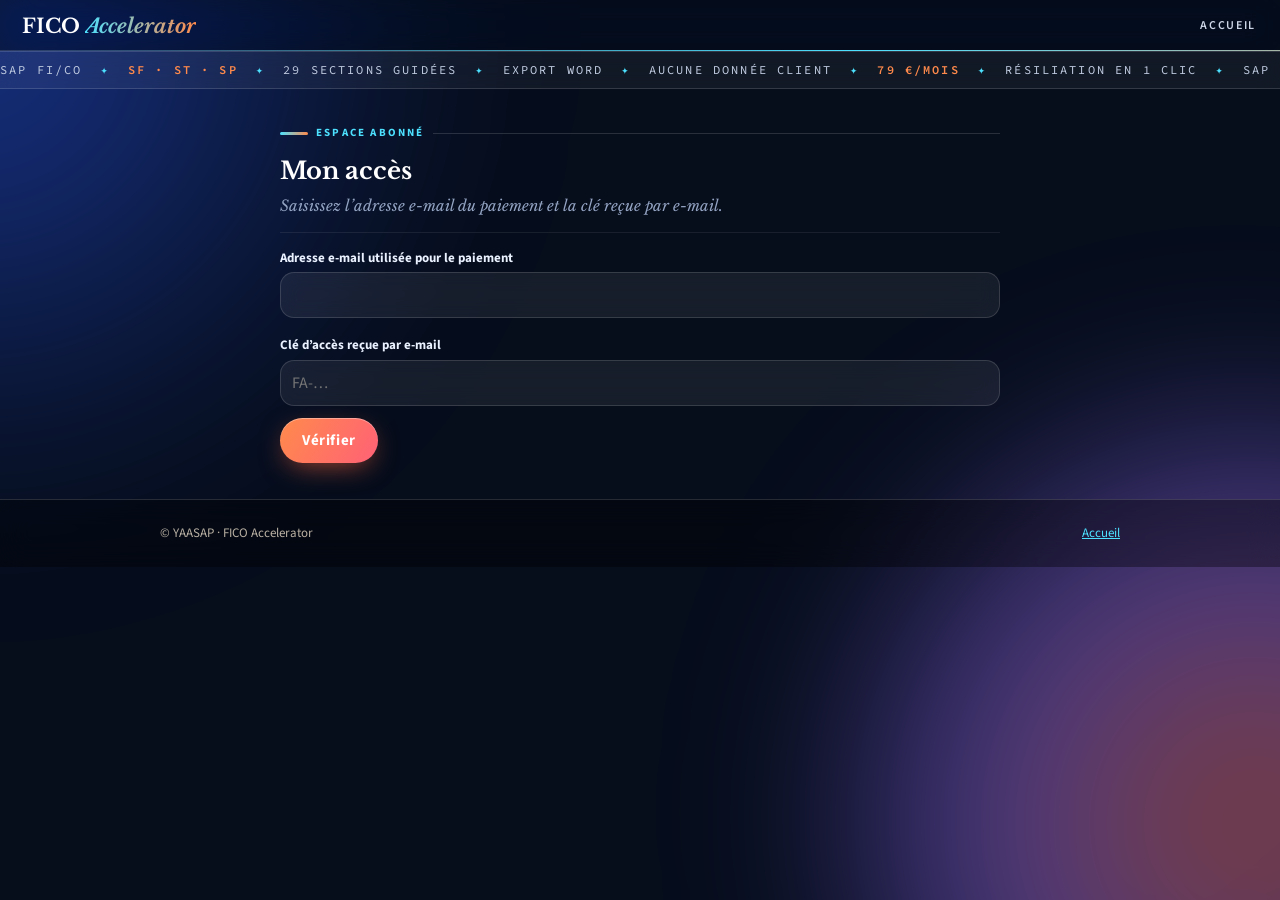
<file: site/acces.html>
<!doctype html><html lang="fr"><head><meta charset="utf-8"><meta name="viewport" content="width=device-width,initial-scale=1">
<title>Mon accès — FICO Accelerator</title>
<meta name="robots" content="noindex,follow">
<link rel="canonical" href="https://yaasap.github.io/YAASAP-fico-accelerator/acces.html">
<link href="https://fonts.googleapis.com/css2?family=Libre+Baskerville:ital,wght@0,400;0,700;1,400&family=Source+Sans+3:wght@300;400;600;700&family=Source+Code+Pro:wght@400;600&display=swap" rel="stylesheet">
<style>
:root{--paper:#f9f6f0;--paper2:#f2ede4;--paper3:#e8e1d5;--ink:#1c1814;--ink2:#3a342c;--ink3:#6a5f52;--ink4:#9a8f82;--rule:rgba(0,0,0,.12);--rule2:rgba(0,0,0,.07);--accent:#8b3a1a;--space:#0b1a2e;--gold:#c8902a;--green:#1e5c32;--red:#b01c1c;
--serif:'Libre Baskerville',Georgia,serif;--sans:'Source Sans 3','Helvetica Neue',Arial,sans-serif;--mono:'Source Code Pro','Courier New',monospace}
*{box-sizing:border-box}html{scroll-behavior:smooth}
body{margin:0;background:var(--paper);color:var(--ink);font-family:var(--sans);line-height:1.5}
a{color:var(--accent)}
.masthead{background:var(--space);border-bottom:3px solid var(--accent);padding:11px 22px 9px;display:flex;align-items:center;justify-content:space-between;position:sticky;top:0;z-index:100}
.pub-name{font-family:var(--serif);font-size:20px;font-weight:700;color:#fff;text-decoration:none}
.pub-name em{font-style:italic;color:#e0905f}
.masthead nav{display:flex;gap:18px;align-items:center}
.masthead nav a{color:#cdd6e6;font-size:12px;letter-spacing:.14em;text-transform:uppercase;text-decoration:none;font-weight:600}
.masthead nav a:hover{color:#fff}
.hero{position:relative;min-height:600px;background:var(--space) url("hero.jpg") center/cover no-repeat;display:flex;align-items:flex-end}
.hero::before{content:'';position:absolute;inset:0;background:linear-gradient(180deg,rgba(11,26,46,.15) 0%,rgba(11,26,46,.35) 30%,rgba(11,26,46,.93) 68%,rgba(11,26,46,.97) 100%)}
.hero-in{position:relative;max-width:960px;margin:0 auto;width:100%;padding:0 20px 44px}
.eyebrow{display:flex;flex-wrap:wrap;gap:8px;margin-bottom:14px}
.tag{font-family:var(--mono);font-size:11px;letter-spacing:.12em;text-transform:uppercase;padding:4px 9px;background:rgba(255,255,255,.12);color:#fff;border:1px solid rgba(255,255,255,.22)}
.tag.ac{background:var(--accent);border-color:var(--accent)}
.hero h1{font-family:var(--serif);font-size:clamp(28px,5vw,46px);line-height:1.15;color:#fff;margin:0 0 12px;max-width:760px}
.hero .deck{font-family:var(--serif);font-style:italic;font-size:17px;color:#d6deeb;max-width:640px;margin:0 0 22px}
.btn{display:inline-block;background:var(--accent);color:#fff;padding:12px 22px;text-decoration:none;font-weight:700;font-size:15px;letter-spacing:.04em;border:0;cursor:pointer;font-family:var(--sans)}
.btn.alt{background:transparent;border:1px solid rgba(255,255,255,.5);margin-left:10px}
.btn[aria-disabled=true]{opacity:.5;pointer-events:none}
.kpi-strip{display:grid;grid-template-columns:repeat(6,1fr);background:var(--space)}
.kpi{padding:14px 0 14px 16px;border-right:1px solid rgba(255,255,255,.08)}
.kpi-v{font-family:var(--mono);font-size:17px;font-weight:700;line-height:1;display:block;color:#e0d8cc}
.kpi-v.up{color:#4ade80}.kpi-v.am{color:#fbbf24}
.kpi-l{font-family:var(--mono);font-size:10px;letter-spacing:.1em;text-transform:uppercase;color:rgba(255,255,255,.45);margin-top:5px;display:block}
.wrap{max-width:760px;margin:0 auto;padding:0 20px 20px}
.sec-rule{display:flex;align-items:center;gap:8px;margin:36px 0 14px}
.sec-rule::before{content:'';width:20px;height:2px;background:var(--accent);flex-shrink:0}
.sec-rule-txt{font-size:11px;font-weight:700;letter-spacing:.2em;text-transform:uppercase;color:var(--accent)}
.sec-rule::after{content:'';flex:1;height:1px;background:var(--rule)}
.lead-hl{font-family:var(--serif);font-size:24px;font-weight:700;line-height:1.25;margin:0 0 8px}
.lead-deck{font-family:var(--serif);font-size:15px;font-style:italic;color:var(--ink3);line-height:1.6;margin:0 0 16px;padding-bottom:14px;border-bottom:1px solid var(--rule2)}
.body-p{font-family:var(--serif);font-size:15px;color:var(--ink2);line-height:1.75;margin:0 0 12px}
.body-p strong{color:var(--ink)}
.cards{display:grid;gap:14px;grid-template-columns:repeat(auto-fit,minmax(210px,1fr));margin:8px 0 16px}
.card{background:#fff;border:1px solid var(--rule);padding:18px}
.card h3{font-family:var(--serif);font-size:16px;margin:0 0 6px}
.card p{font-size:14px;color:var(--ink2);margin:0}
.card .big{font-family:var(--mono);font-size:30px;font-weight:700;color:var(--accent);display:block;margin-bottom:4px}
.tbl{width:100%;border-collapse:collapse;font-size:14px;background:#fff;border:1px solid var(--rule)}
.tbl th{font-family:var(--mono);font-size:11px;letter-spacing:.1em;text-transform:uppercase;text-align:left;background:var(--paper2);padding:9px 12px}
.tbl td{padding:10px 12px;border-top:1px solid var(--rule2);vertical-align:top}
.pull{font-family:var(--serif);font-style:italic;font-size:19px;line-height:1.45;border-left:3px solid var(--accent);padding:4px 0 4px 16px;margin:20px 0;color:var(--ink)}
.verdict{background:var(--space);color:#e8edf6;margin:36px 0 0;padding:34px 20px}
.verdict .in{max-width:760px;margin:0 auto}
.v-tag{font-family:var(--mono);font-size:11px;letter-spacing:.16em;text-transform:uppercase;color:#e0905f;margin-bottom:10px;display:block}
.v-lead{font-family:var(--serif);font-style:italic;font-weight:700;font-size:21px;line-height:1.35;margin:0 0 14px}
.verdict ul{list-style:none;padding:0;margin:0 0 20px}
.verdict li{padding:4px 0;font-size:15px;color:#cdd6e6}
.verdict li::before{content:'— ';color:#e0905f}
.price{font-family:var(--mono);font-size:44px;font-weight:700;color:#fbbf24;margin:0}
.price small{font-size:15px;color:#9fb0ca;font-weight:400}
.disc{font-family:var(--mono);font-size:11px;color:#8d9bb5;line-height:1.6;margin-top:22px}
footer{background:var(--ink);color:#b9b0a3;padding:24px 20px;font-size:13px}
footer .in{max-width:960px;margin:0 auto;display:flex;flex-wrap:wrap;gap:16px;justify-content:space-between}
footer a{color:#e0905f}
form label{display:block;font-size:13px;font-weight:700;margin-top:6px}
input{width:100%;padding:11px;border:1px solid var(--rule);background:#fff;color:var(--ink);font-size:16px;margin:4px 0 12px;font-family:var(--sans)}
.ok{color:var(--green);font-weight:700}.ko{color:var(--red);font-weight:700}
@media(max-width:720px){.kpi-strip{grid-template-columns:repeat(2,1fr)}.hero{min-height:440px}.btn.alt{margin:10px 0 0}.masthead nav a:not(.keep){display:none}}
/* ===== Thème liquid / futuriste ===== */
:root{--paper:#060d1b;--paper2:rgba(255,255,255,.06);--ink:#eaf1ff;--ink2:#c3cee3;--ink3:#93a3c2;--rule:rgba(255,255,255,.14);--rule2:rgba(255,255,255,.08);--accent:#ff8a4c;--cy:#4de1ff;--vi:#8b6bff;--glass:rgba(255,255,255,.07);--glass2:rgba(255,255,255,.12)}
body{background:var(--paper);color:var(--ink);position:relative;overflow-x:hidden}
body::before,body::after{content:'';position:fixed;z-index:-1;width:60vmax;height:60vmax;border-radius:42% 58% 63% 37%/45% 38% 62% 55%;filter:blur(90px);opacity:.5;pointer-events:none;animation:blob 22s ease-in-out infinite alternate}
body::before{left:-20vmax;top:-15vmax;background:radial-gradient(circle at 30% 30%,#2b5cff,transparent 65%)}
body::after{right:-22vmax;bottom:-18vmax;background:radial-gradient(circle at 60% 60%,#ff6a3d,#8b6bff 45%,transparent 70%);animation-duration:28s;animation-direction:alternate-reverse}
@keyframes blob{0%{transform:translate(0,0) rotate(0) scale(1);border-radius:42% 58% 63% 37%/45% 38% 62% 55%}50%{transform:translate(8vmax,6vmax) rotate(90deg) scale(1.1);border-radius:60% 40% 35% 65%/55% 60% 40% 45%}100%{transform:translate(-4vmax,10vmax) rotate(200deg) scale(.95);border-radius:38% 62% 50% 50%/60% 35% 65% 40%}}
a{color:var(--cy)}
.masthead{background:rgba(6,13,27,.55);backdrop-filter:blur(18px) saturate(160%);-webkit-backdrop-filter:blur(18px) saturate(160%);border-bottom:1px solid var(--rule)}
.masthead::after{content:'';position:absolute;left:0;right:0;bottom:-1px;height:1px;background:linear-gradient(90deg,transparent,var(--cy),var(--accent),transparent);background-size:200% 100%;animation:slide 6s linear infinite}
@keyframes slide{to{background-position:-200% 0}}
.pub-name em{background:linear-gradient(90deg,var(--cy),var(--accent));-webkit-background-clip:text;background-clip:text;color:transparent}
.masthead nav a{position:relative;padding:6px 2px}
.masthead nav a::after{content:'';position:absolute;left:0;right:0;bottom:0;height:2px;background:linear-gradient(90deg,var(--cy),var(--accent));transform:scaleX(0);transform-origin:left;transition:transform .35s}
.masthead nav a:hover::after{transform:scaleX(1)}
.hero{background-attachment:scroll;border-bottom:1px solid var(--rule)}
.hero::before{background:linear-gradient(180deg,rgba(6,13,27,.1) 0%,rgba(6,13,27,.35) 35%,rgba(6,13,27,.9) 78%,#060d1b 100%)}
.hero::after{content:'';position:absolute;inset:0;background:radial-gradient(60% 50% at 20% 30%,rgba(77,225,255,.18),transparent 70%),radial-gradient(50% 45% at 85% 20%,rgba(139,107,255,.22),transparent 70%);animation:glow 9s ease-in-out infinite alternate;pointer-events:none}
@keyframes glow{to{opacity:.45;transform:scale(1.06)}}
.hero-in{z-index:1}
.hero h1{background:linear-gradient(100deg,#fff 30%,var(--cy) 60%,var(--accent));background-size:200% 100%;-webkit-background-clip:text;background-clip:text;color:transparent;animation:slide 8s linear infinite}
.tag{backdrop-filter:blur(10px);background:var(--glass);border-radius:999px;border-color:var(--glass2)}
.tag.ac{background:linear-gradient(90deg,var(--accent),#ff5d7a);border-color:transparent}
.btn{position:relative;overflow:hidden;border-radius:999px;background:linear-gradient(120deg,var(--accent),#ff5d7a 55%,var(--vi));background-size:200% 200%;box-shadow:0 8px 28px -8px rgba(255,106,61,.7),inset 0 1px 0 rgba(255,255,255,.35);transition:transform .25s,box-shadow .25s,background-position .6s;animation:slide 5s linear infinite}
.btn:hover{transform:translateY(-3px) scale(1.03);box-shadow:0 14px 38px -8px rgba(255,106,61,.85),0 0 0 4px rgba(255,138,76,.18);background-position:100% 0}
.btn:active{transform:translateY(0) scale(.98)}
.btn::before{content:'';position:absolute;top:0;left:-80%;width:50%;height:100%;background:linear-gradient(100deg,transparent,rgba(255,255,255,.55),transparent);transform:skewX(-20deg);transition:left .7s}
.btn:hover::before{left:130%}
.btn.alt{background:var(--glass);backdrop-filter:blur(14px);border:1px solid var(--glass2);box-shadow:none;animation:none}
.btn.alt:hover{border-color:var(--cy);box-shadow:0 0 28px -4px rgba(77,225,255,.6)}
.rip{position:absolute;border-radius:50%;background:rgba(255,255,255,.5);transform:scale(0);animation:rip .6s ease-out forwards;pointer-events:none}
@keyframes rip{to{transform:scale(1);opacity:0}}
.ticker{overflow:hidden;white-space:nowrap;background:rgba(255,255,255,.05);backdrop-filter:blur(12px);border-block:1px solid var(--rule);font-family:var(--mono);font-size:12px;letter-spacing:.18em;text-transform:uppercase;color:var(--ink2);padding:9px 0}
.ticker .tk{display:inline-block;animation:marq 38s linear infinite}
.ticker.rev .tk{animation-direction:reverse;animation-duration:46s}
.ticker i{font-style:normal;color:var(--cy);margin:0 18px}.ticker b{color:var(--accent);font-weight:600}
.ticker:hover .tk{animation-play-state:paused}
@keyframes marq{to{transform:translateX(-50%)}}
.kpi-strip{background:var(--glass);backdrop-filter:blur(16px);border-bottom:1px solid var(--rule)}
.kpi{border-right-color:var(--rule2);transition:background .3s}
.kpi:hover{background:var(--glass2)}
.kpi-v{color:#fff;text-shadow:0 0 18px rgba(77,225,255,.35)}
.kpi-v.up{color:#5bf0a0}.kpi-v.am{color:#ffc857}
.sec-rule::before{background:linear-gradient(90deg,var(--cy),var(--accent));height:3px;border-radius:2px;width:28px}
.sec-rule-txt{color:var(--cy)}
.lead-hl{color:#fff}.lead-deck{color:var(--ink3)}.body-p,.body-p strong{color:var(--ink2)}.body-p strong{color:#fff}
.card,.tbl,.fl{background:var(--glass);backdrop-filter:blur(18px) saturate(150%);-webkit-backdrop-filter:blur(18px) saturate(150%);border:1px solid var(--rule);border-radius:20px;box-shadow:0 10px 40px -18px rgba(0,0,0,.7),inset 0 1px 0 rgba(255,255,255,.14)}
.tbl{border-collapse:separate;border-spacing:0;overflow:hidden}
.tbl th{background:var(--glass2);color:var(--cy)}
.tbl td{border-top-color:var(--rule2)}
.card{position:relative;overflow:hidden;transition:transform .35s,border-color .35s,box-shadow .35s}
.card::before{content:'';position:absolute;inset:0;background:radial-gradient(240px circle at var(--mx,50%) var(--my,0%),rgba(77,225,255,.22),transparent 70%);opacity:0;transition:opacity .3s;pointer-events:none}
.card:hover{transform:translateY(-6px);border-color:rgba(77,225,255,.5);box-shadow:0 22px 50px -18px rgba(77,225,255,.4)}
.card:hover::before{opacity:1}
.card .big{background:linear-gradient(90deg,var(--cy),var(--accent));-webkit-background-clip:text;background-clip:text;color:transparent}
.card p{color:var(--ink2)}
.fl{overflow:hidden}.fl li{transition:background .25s,padding-left .25s}.fl li:hover{background:var(--glass2);padding-left:20px}
.fl a{color:#fff}.fl span{color:var(--cy)}
.fg{color:var(--accent)}
.pull{border-left:3px solid;border-image:linear-gradient(180deg,var(--cy),var(--accent)) 1;color:#fff;background:var(--glass);backdrop-filter:blur(12px);padding:14px 18px;border-radius:0 16px 16px 0}
.verdict{position:relative;overflow:hidden;background:linear-gradient(135deg,rgba(43,92,255,.35),rgba(139,107,255,.25) 50%,rgba(255,106,61,.28));backdrop-filter:blur(22px);border-block:1px solid var(--rule)}
.verdict::before{content:'';position:absolute;width:420px;height:420px;right:-120px;top:-160px;border-radius:50%;background:radial-gradient(circle,rgba(77,225,255,.4),transparent 70%);animation:blob 18s ease-in-out infinite alternate}
.verdict .in{position:relative}
.price{background:linear-gradient(90deg,#ffc857,var(--accent));-webkit-background-clip:text;background-clip:text;color:transparent}
.v-tag{color:var(--cy)}
.disc{color:#9fb0cf}
footer{background:rgba(0,0,0,.35);backdrop-filter:blur(14px);border-top:1px solid var(--rule)}
footer a{color:var(--cy)}
input{background:var(--glass);border:1px solid var(--rule);color:#fff;border-radius:14px;backdrop-filter:blur(10px);transition:border-color .25s,box-shadow .25s}
input:focus{outline:0;border-color:var(--cy);box-shadow:0 0 0 4px rgba(77,225,255,.18)}
.ok{color:#5bf0a0}.ko{color:#ff7a7a}
.js .rv{opacity:0;transform:translateY(28px);transition:opacity .8s,transform .8s cubic-bezier(.2,.8,.2,1)}
.js .rv.in{opacity:1;transform:none}
@media(prefers-reduced-motion:reduce){*,*::before,*::after{animation:none!important;transition:none!important}.js .rv{opacity:1;transform:none}}
.hero::before{background:linear-gradient(180deg,rgba(6,13,27,.25) 0%,rgba(6,13,27,.55) 28%,rgba(6,13,27,.9) 55%,#060d1b 100%)}
.hero h1{background:none;-webkit-background-clip:initial;background-clip:initial;color:#fff;animation:none;text-shadow:0 2px 24px rgba(0,0,0,.6)}
.fl a,.fl a:hover{text-decoration:none}.fl a:hover{color:var(--cy)}
</style></head><body>
<header class="masthead"><a class="pub-name" href="index.html">FICO <em>Accelerator</em></a><nav><a class="keep" href="index.html">Accueil</a></nav></header>
<div class="ticker "><div class="tk"><span>SAP FI/CO<i>✦</i><b>SF · ST · SP</b><i>✦</i>29 sections guidées<i>✦</i>Export Word<i>✦</i>Aucune donnée client<i>✦</i><b>79 €/mois</b><i>✦</i>Résiliation en 1 clic<i>✦</i></span><span>SAP FI/CO<i>✦</i><b>SF · ST · SP</b><i>✦</i>29 sections guidées<i>✦</i>Export Word<i>✦</i>Aucune donnée client<i>✦</i><b>79 €/mois</b><i>✦</i>Résiliation en 1 clic<i>✦</i></span><span>SAP FI/CO<i>✦</i><b>SF · ST · SP</b><i>✦</i>29 sections guidées<i>✦</i>Export Word<i>✦</i>Aucune donnée client<i>✦</i><b>79 €/mois</b><i>✦</i>Résiliation en 1 clic<i>✦</i></span><span>SAP FI/CO<i>✦</i><b>SF · ST · SP</b><i>✦</i>29 sections guidées<i>✦</i>Export Word<i>✦</i>Aucune donnée client<i>✦</i><b>79 €/mois</b><i>✦</i>Résiliation en 1 clic<i>✦</i></span></div></div>
<main class="wrap" style="padding-top:36px">
<div class="sec-rule" style="margin-top:0"><span class="sec-rule-txt">Espace abonné</span></div>
<h1 class="lead-hl">Mon accès</h1>
<p class="lead-deck">Saisissez l’adresse e-mail du paiement et la clé reçue par e-mail.</p>
<p id="paid" class="ok" hidden>Paiement reçu. Votre clé d’accès arrive par e-mail dans quelques minutes (pensez aux courriers indésirables).</p>
<form id="f"><label for="e">Adresse e-mail utilisée pour le paiement</label><input id="e" type="email" required autocomplete="email">
<label for="k">Clé d’accès reçue par e-mail</label><input id="k" required autocomplete="off" placeholder="FA-…">
<button class="btn" type="submit">Vérifier</button></form>
<p id="m" role="status"></p>
<div id="ok" hidden class="card" style="margin-top:14px"><h3>Accès actif</h3>
<p>Installez l’outil et utilisez votre clé :</p>
<pre id="cmd" style="white-space:pre-wrap;word-break:break-all;font-family:var(--mono);font-size:13px"></pre></div>
</main>
<footer><div class="in"><span>© YAASAP · FICO Accelerator</span><span><a href="index.html">Accueil</a></span></div></footer>
<script src="config.js"></script>
<script>
var $=function(i){return document.getElementById(i)},c=window.FICO_CONFIG;
if(/[?&]paid=1/.test(location.search))$('paid').hidden=false;
try{$('e').value=localStorage.getItem('fa_e')||'';$('k').value=localStorage.getItem('fa_k')||''}catch(x){}
$('f').onsubmit=function(ev){ev.preventDefault();var m=$('m');m.className='';
 if(!c.apiUrl){m.className='ko';m.textContent='Service d\'accès pas encore activé.';return}
 m.textContent='Vérification…';
 fetch(c.apiUrl+'/verify',{method:'POST',headers:{'content-type':'application/json'},body:JSON.stringify({email:$('e').value.trim(),key:$('k').value.trim()})})
 .then(function(r){return r.json()}).then(function(d){
  if(d.valid){m.className='ok';m.textContent='Accès valide ('+d.plan+').';$('ok').hidden=false;
   $('cmd').textContent='export FICO_LICENCE_EMAIL='+$('e').value.trim()+'\nexport FICO_LICENCE_KEY='+$('k').value.trim();
   try{localStorage.setItem('fa_e',$('e').value.trim());localStorage.setItem('fa_k',$('k').value.trim())}catch(x){}}
  else{m.className='ko';m.textContent='Clé ou e-mail invalide, ou abonnement terminé.'}})
 .catch(function(){m.className='ko';m.textContent='Service injoignable, réessayez.'})};
</script><script>
(function(){var d=document;d.documentElement.classList.add('js');
d.querySelectorAll('.btn').forEach(function(b){b.addEventListener('click',function(e){var r=b.getBoundingClientRect(),s=Math.max(r.width,r.height)*2,i=d.createElement('span');i.className='rip';i.style.cssText='width:'+s+'px;height:'+s+'px;left:'+(e.clientX-r.left-s/2)+'px;top:'+(e.clientY-r.top-s/2)+'px';b.appendChild(i);setTimeout(function(){i.remove()},650)})});
d.querySelectorAll('.card').forEach(function(c){c.addEventListener('pointermove',function(e){var r=c.getBoundingClientRect();c.style.setProperty('--mx',(e.clientX-r.left)+'px');c.style.setProperty('--my',(e.clientY-r.top)+'px')})});
var els=d.querySelectorAll('.card,.tbl,.pull,.fl,.lead-hl,.sec-rule,.fg');els.forEach(function(e){e.classList.add('rv')});
if('IntersectionObserver' in window){var o=new IntersectionObserver(function(a){a.forEach(function(x){if(x.isIntersecting){x.target.classList.add('in');o.unobserve(x.target)}})},{threshold:.08});els.forEach(function(e){o.observe(e)})}else els.forEach(function(e){e.classList.add('in')});
})();
</script>
</body></html>
</file>
